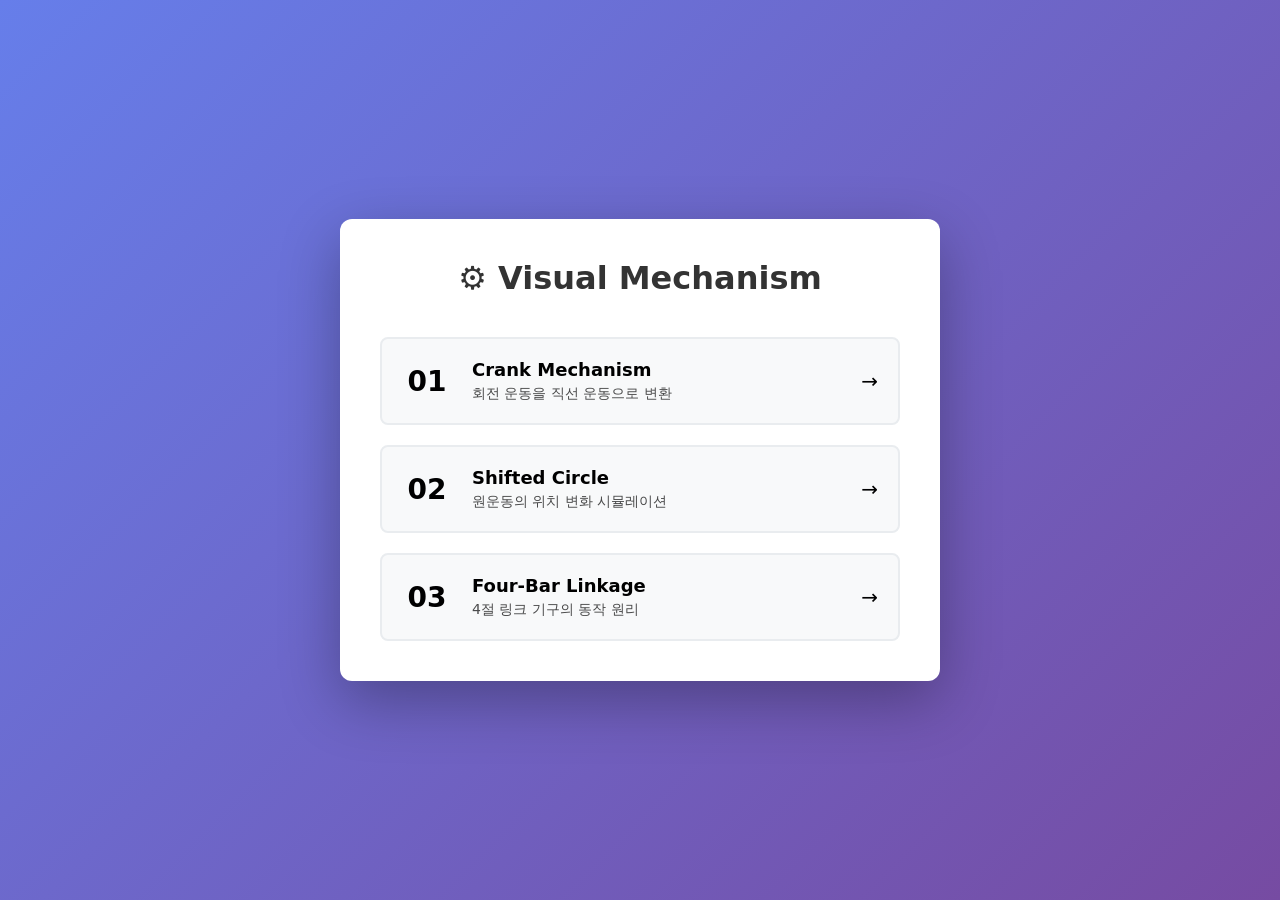
<file: index.html>
<!DOCTYPE html>
<html lang="ko">
<head>
    <meta charset="UTF-8">
    <meta name="viewport" content="width=device-width, initial-scale=1.0">
    <title>Visual Mechanism</title>
    <style>
        * {
            margin: 0;
            padding: 0;
            box-sizing: border-box;
        }

        body {
            font-family: system-ui, -apple-system, "Segoe UI", Roboto, Arial, sans-serif;
            background: linear-gradient(135deg, #667eea 0%, #764ba2 100%);
            min-height: 100vh;
            display: flex;
            justify-content: center;
            align-items: center;
            padding: 20px;
        }

        .container {
            background: white;
            border-radius: 12px;
            box-shadow: 0 20px 60px rgba(0, 0, 0, 0.3);
            padding: 40px;
            max-width: 600px;
            width: 100%;
        }

        h1 {
            text-align: center;
            color: #333;
            margin-bottom: 40px;
            font-size: 32px;
        }

        .mechanisms {
            display: grid;
            gap: 20px;
        }

        .mechanism-card {
            display: flex;
            align-items: center;
            padding: 20px;
            background: #f8f9fa;
            border: 2px solid #e9ecef;
            border-radius: 8px;
            transition: all 0.3s ease;
            text-decoration: none;
            color: inherit;
        }

        .mechanism-card:hover {
            background: #667eea;
            color: white;
            border-color: #667eea;
            transform: translateX(10px);
            box-shadow: 0 10px 25px rgba(102, 126, 234, 0.3);
        }

        .mechanism-card .number {
            font-size: 28px;
            font-weight: bold;
            min-width: 50px;
            margin-right: 20px;
            text-align: center;
        }

        .mechanism-card .content h2 {
            font-size: 18px;
            margin-bottom: 5px;
        }

        .mechanism-card .content p {
            font-size: 14px;
            opacity: 0.7;
        }

        .mechanism-card:hover .content p {
            opacity: 1;
            color: rgba(255, 255, 255, 0.9);
        }

        .arrow {
            margin-left: auto;
            font-size: 20px;
        }
    </style>
</head>
<body>
    <div class="container">
        <h1>⚙️ Visual Mechanism</h1>
        <div class="mechanisms">
            <a href="01_crank/index.html" class="mechanism-card">
                <div class="number">01</div>
                <div class="content">
                    <h2>Crank Mechanism</h2>
                    <p>회전 운동을 직선 운동으로 변환</p>
                </div>
                <div class="arrow">→</div>
            </a>

            <a href="02_shifted_circle/index.html" class="mechanism-card">
                <div class="number">02</div>
                <div class="content">
                    <h2>Shifted Circle</h2>
                    <p>원운동의 위치 변화 시뮬레이션</p>
                </div>
                <div class="arrow">→</div>
            </a>

            <a href="03_four_bar_linkage/index.html" class="mechanism-card">
                <div class="number">03</div>
                <div class="content">
                    <h2>Four-Bar Linkage</h2>
                    <p>4절 링크 기구의 동작 원리</p>
                </div>
                <div class="arrow">→</div>
            </a>
        </div>
    </div>
</body>
</html>
</file>
